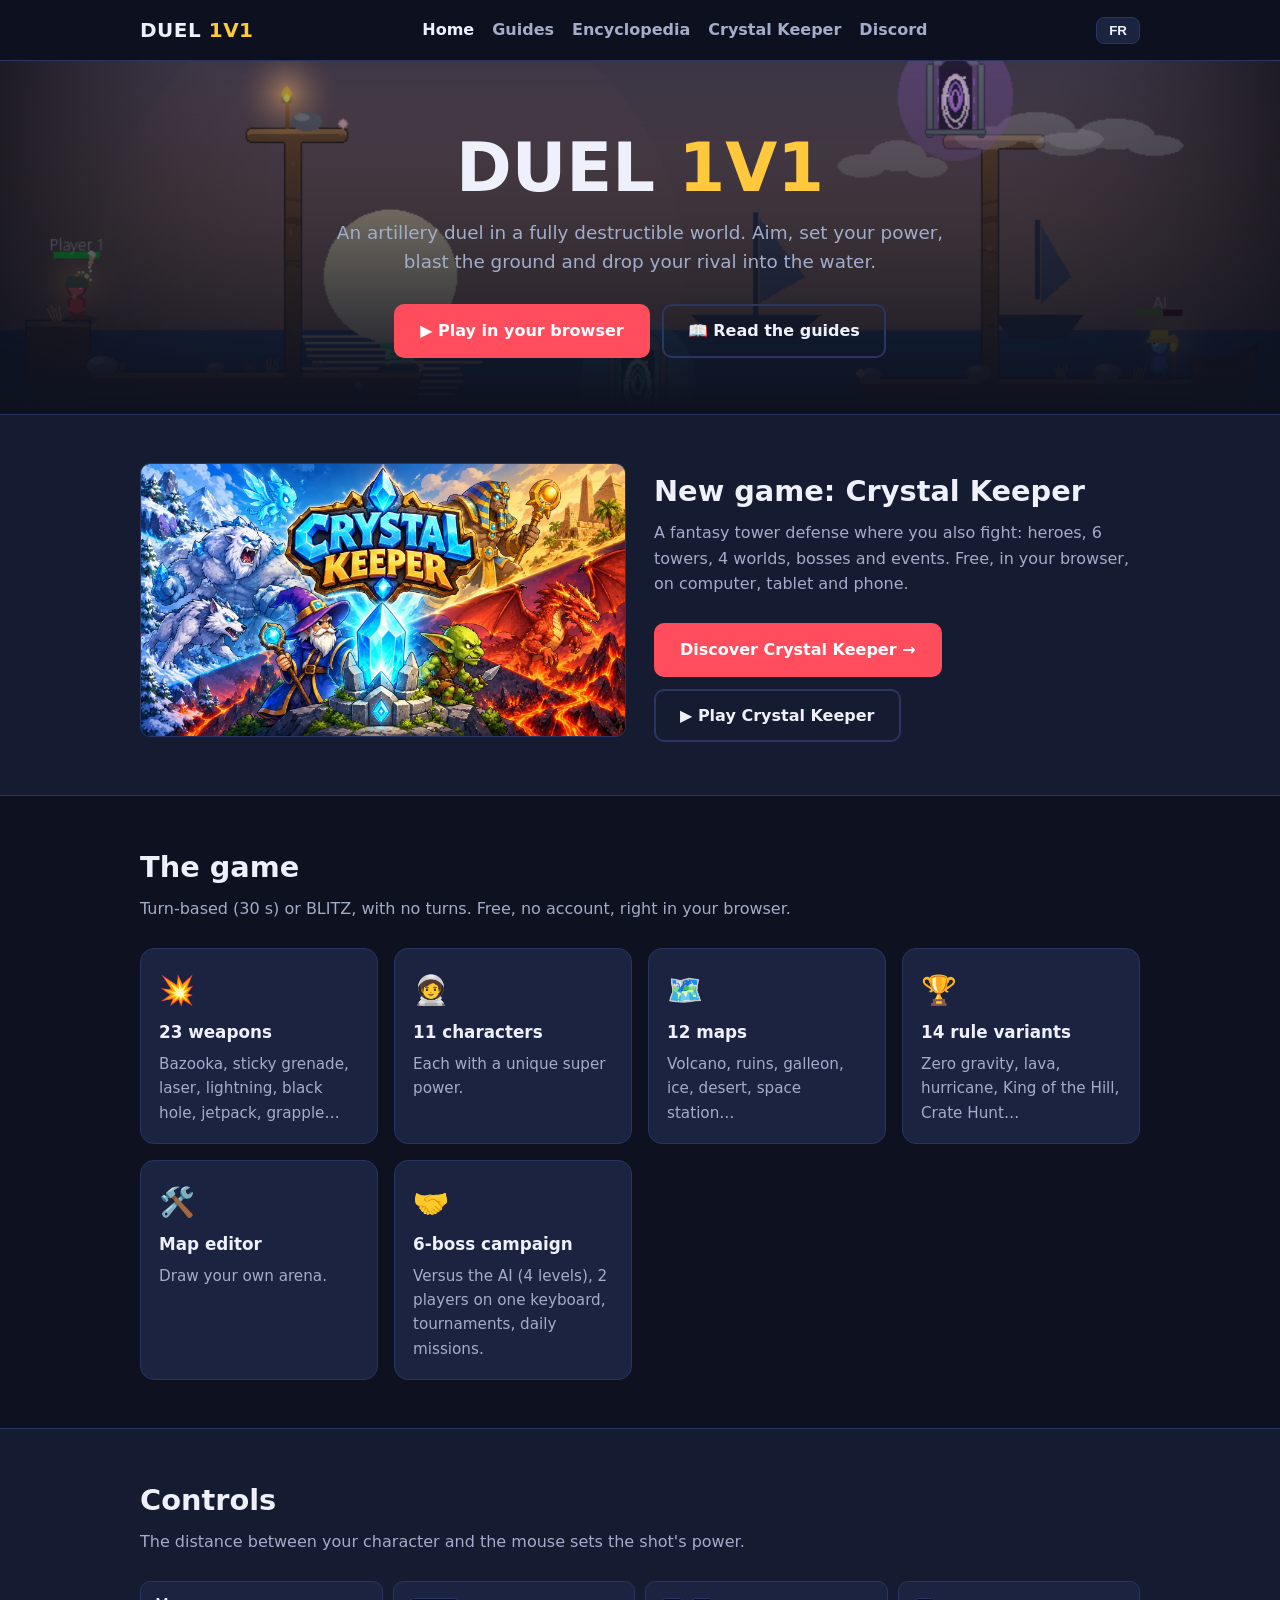
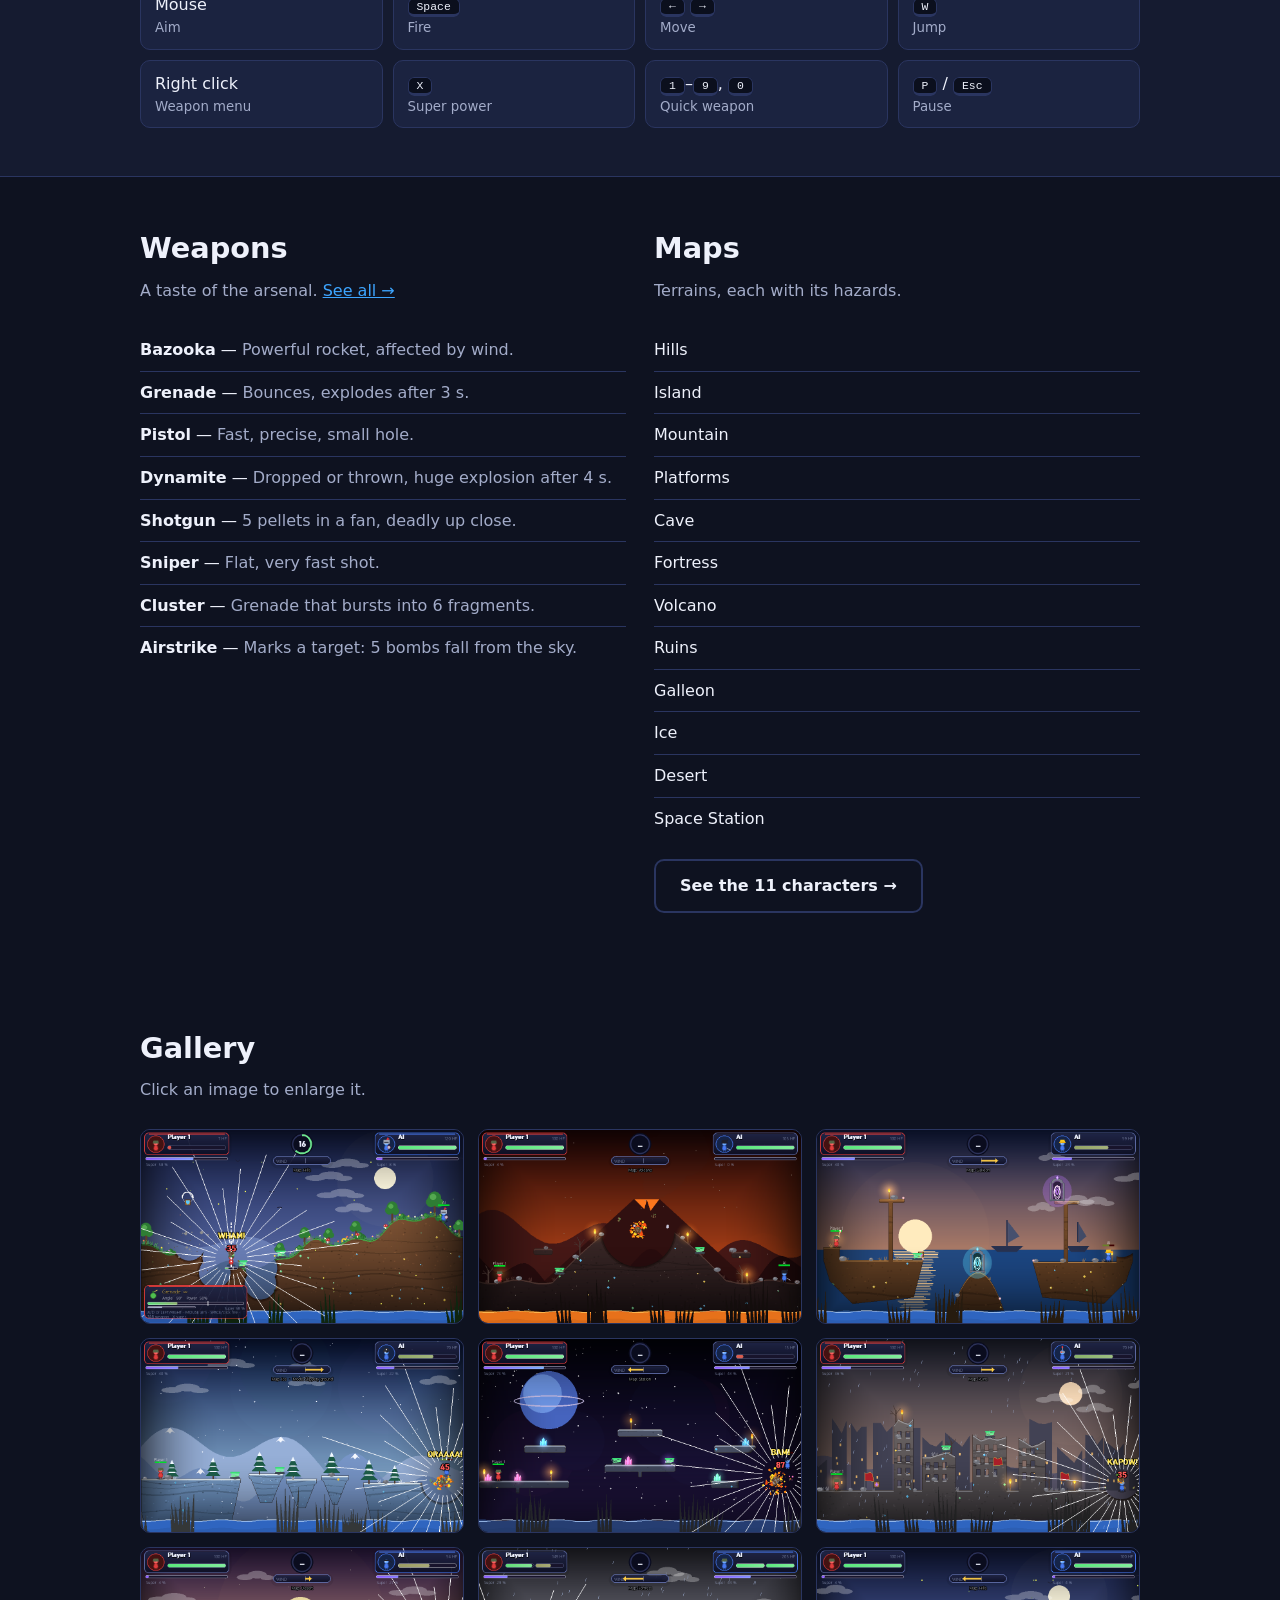
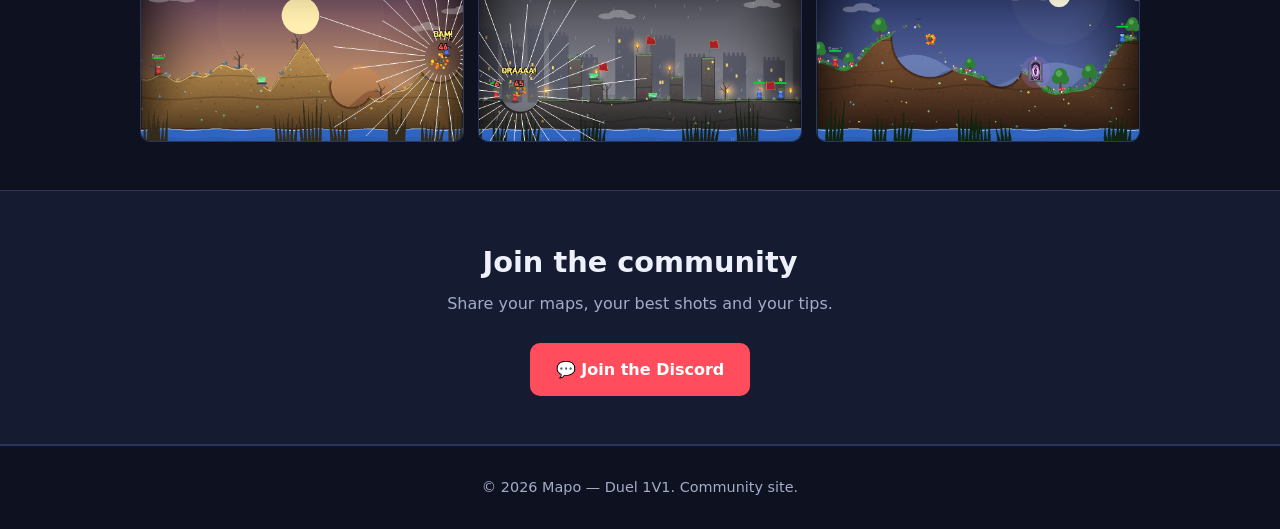
<file: index.html>
<!doctype html>
<html lang="fr">
<head>
<meta charset="utf-8">
<meta name="viewport" content="width=device-width,initial-scale=1">
<title>Duel 1V1 – Communauté & guides</title>
<meta name="description" content="Le site de la communauté Duel 1V1.">
<link rel="stylesheet" href="style.css">
</head>
<body data-page="index">
<header class="nav"><div class="wrap">
  <a class="brand" href="index.html">DUEL <span>1V1</span></a>
  <nav>
    <a class="on" href="index.html" data-i18n="nav_home">Accueil</a>
    <a href="guides.html" data-i18n="nav_guides">Guides</a>
    <a href="wiki.html" data-i18n="nav_wiki">Encyclopédie</a>
    <a href="crystal-keeper.html" data-i18n="nav_ck">Crystal Keeper</a>
    <a href="#communaute" data-i18n="nav_discord">Discord</a>
  </nav>
</div></header>

<div class="hero" style="--hero:url(hero.png)"><div class="wrap">
  <h1>DUEL <span class="v">1V1</span></h1>
  <p class="tag" data-i18n="hero_tag"></p>
  <div class="btns">
    <a class="btn primary" data-link="playUrl" data-i18n="btn_play" href="#" target="_blank" rel="noopener"></a>
    <a class="btn ghost" href="guides.html" data-i18n="btn_guides"></a>
  </div>
</div></div>

<section class="band" id="ck-new"><div class="wrap two" style="align-items:center">
  <a href="crystal-keeper.html"><img class="mapimg" src="cover.jpg" alt="Crystal Keeper"></a>
  <div>
    <h2 data-i18n="ck_new_h"></h2>
    <p class="sub" data-i18n="ck_new_sub"></p>
    <div class="btns" style="justify-content:flex-start">
      <a class="btn primary" href="crystal-keeper.html" data-i18n="ck_new_btn"></a>
      <a class="btn ghost" data-link="crystalUrl" data-i18n="ck_play" href="#" target="_blank" rel="noopener"></a>
    </div>
  </div>
</div></section>

<section><div class="wrap">
  <h2 data-i18n="game_h"></h2>
  <p class="sub" data-i18n="game_sub"></p>
  <div class="grid">
    <div class="card"><div class="ico">💥</div><h3 data-i18n="c1t"></h3><p data-i18n="c1d"></p></div>
    <div class="card"><div class="ico">🧑‍🚀</div><h3 data-i18n="c2t"></h3><p data-i18n="c2d"></p></div>
    <div class="card"><div class="ico">🗺️</div><h3 data-i18n="c3t"></h3><p data-i18n="c3d"></p></div>
    <div class="card"><div class="ico">🏆</div><h3 data-i18n="c4t"></h3><p data-i18n="c4d"></p></div>
    <div class="card"><div class="ico">🛠️</div><h3 data-i18n="c5t"></h3><p data-i18n="c5d"></p></div>
    <div class="card"><div class="ico">🤝</div><h3 data-i18n="c6t"></h3><p data-i18n="c6d"></p></div>
  </div>
</div></section>

<section class="band"><div class="wrap">
  <h2 data-i18n="ctl_h"></h2>
  <p class="sub" data-i18n="ctl_sub"></p>
  <div class="controls">
    <div><span data-i18n="ctl_mouse"></span> <small data-i18n="ctl_aim"></small></div>
    <div><kbd>Space</kbd> <small data-i18n="ctl_fire"></small></div>
    <div><kbd>←</kbd> <kbd>→</kbd> <small data-i18n="ctl_move"></small></div>
    <div><kbd>W</kbd> <small data-i18n="ctl_jump"></small></div>
    <div><span data-i18n="ctl_rclick"></span> <small data-i18n="ctl_menu"></small></div>
    <div><kbd>X</kbd> <small data-i18n="ctl_super"></small></div>
    <div><kbd>1</kbd>–<kbd>9</kbd>, <kbd>0</kbd> <small data-i18n="ctl_quick"></small></div>
    <div><kbd>P</kbd> / <kbd data-i18n="key_esc">Échap</kbd> <small data-i18n="ctl_pause"></small></div>
  </div>
</div></section>

<section><div class="wrap two">
  <div><h2 data-i18n="weapons_h"></h2><p class="sub"><span data-i18n="weapons_sub"></span> <a href="wiki.html#armes" data-i18n="see_all"></a></p><ul class="clean" id="weapons"></ul></div>
  <div>
    <h2 data-i18n="maps_h"></h2><p class="sub" data-i18n="maps_sub"></p><ul class="clean" id="maps"></ul>
    <p style="margin-top:20px"><a class="btn ghost" href="wiki.html#personnages" data-i18n="see_chars"></a></p>
  </div>
</div></section>

<section><div class="wrap">
  <h2 data-i18n="gal_h"></h2>
  <p class="sub" data-i18n="gal_sub"></p>
  <div class="gallery" id="gallery"></div>
</div></section>

<section class="band" id="communaute"><div class="wrap" style="text-align:center">
  <h2 data-i18n="com_h"></h2>
  <p class="sub" data-i18n="com_sub"></p>
  <div class="btns">
    <a class="btn primary" data-link="discordUrl" data-i18n="btn_discord" href="#" target="_blank" rel="noopener"></a>
  </div>
</div></section>

<div class="lightbox" id="lb"><img alt=""></div>
<footer><div class="wrap">© <span data-year></span> Mapo — Duel 1V1. <span data-i18n="footer"></span></div></footer>
<script src="config.js"></script><script src="data.js"></script><script src="data-en.js"></script><script src="i18n.js"></script><script src="site.js"></script>
</body>
</html>
</file>
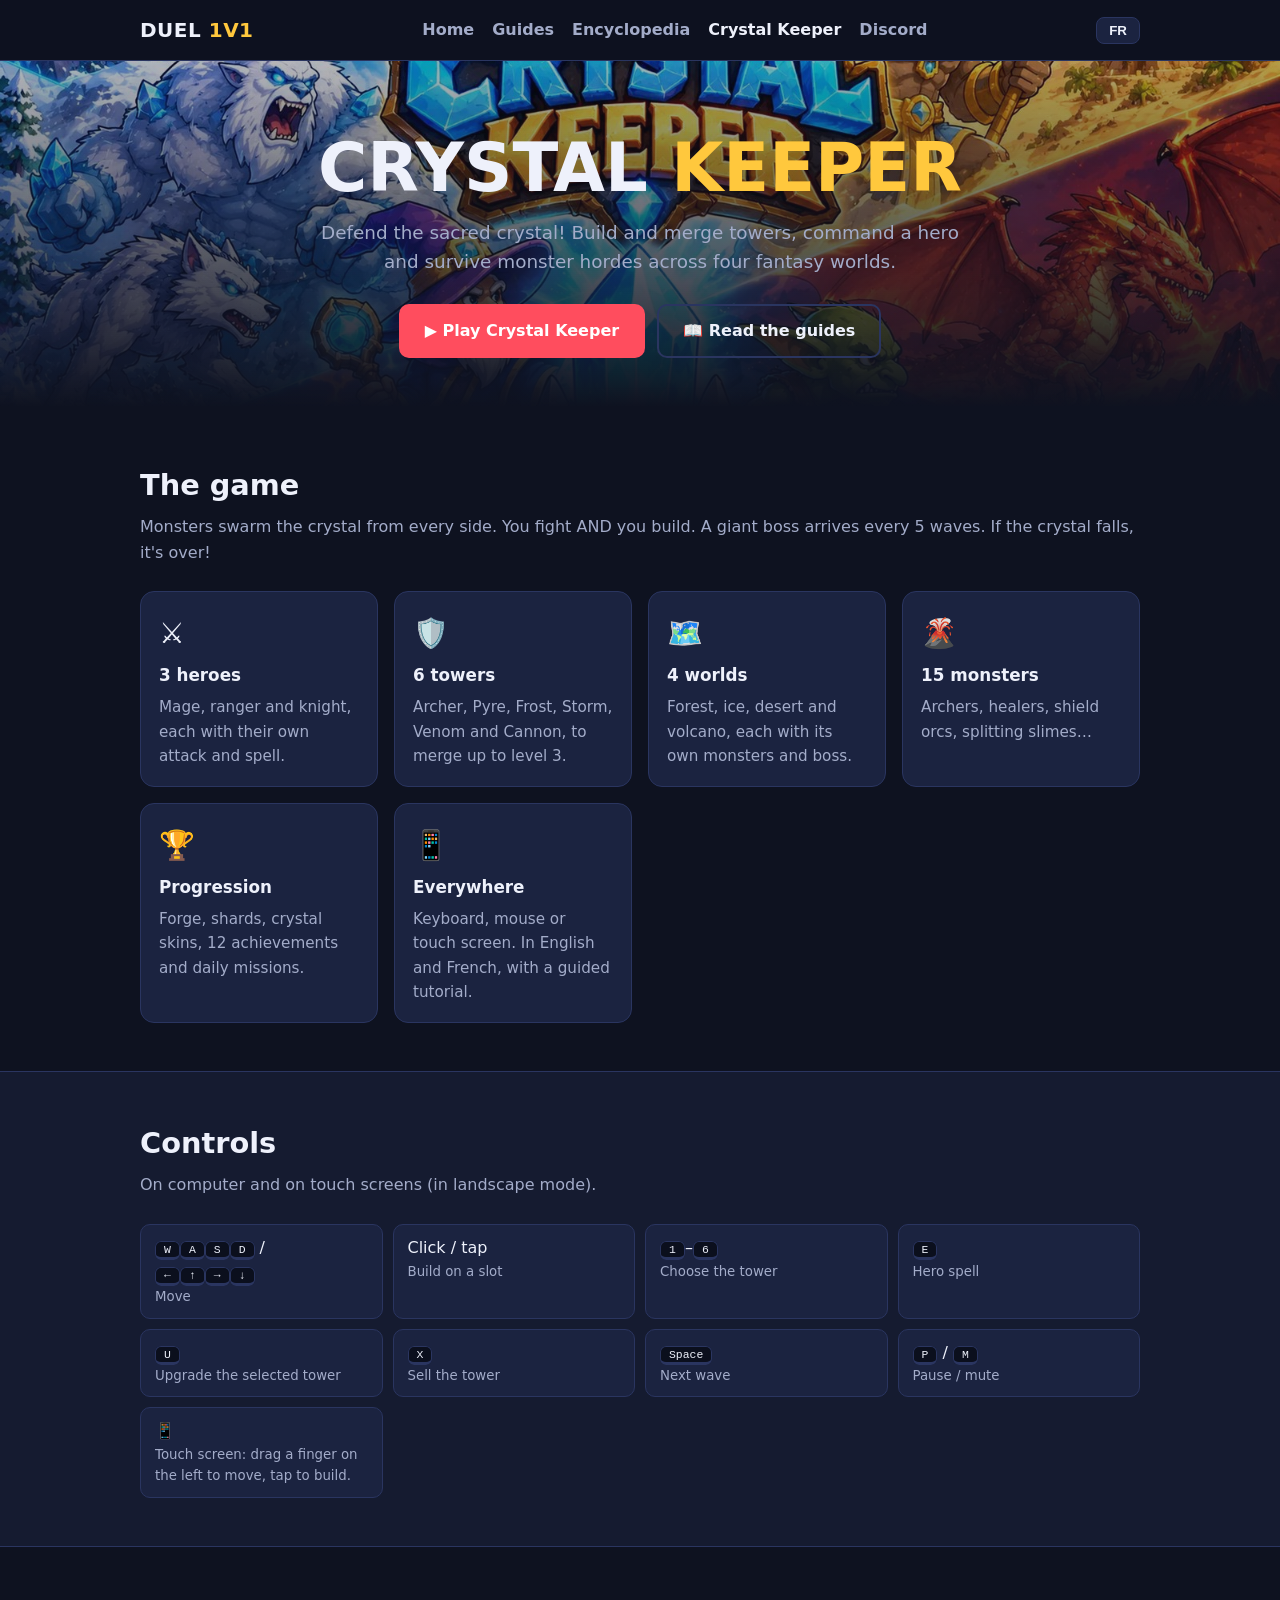
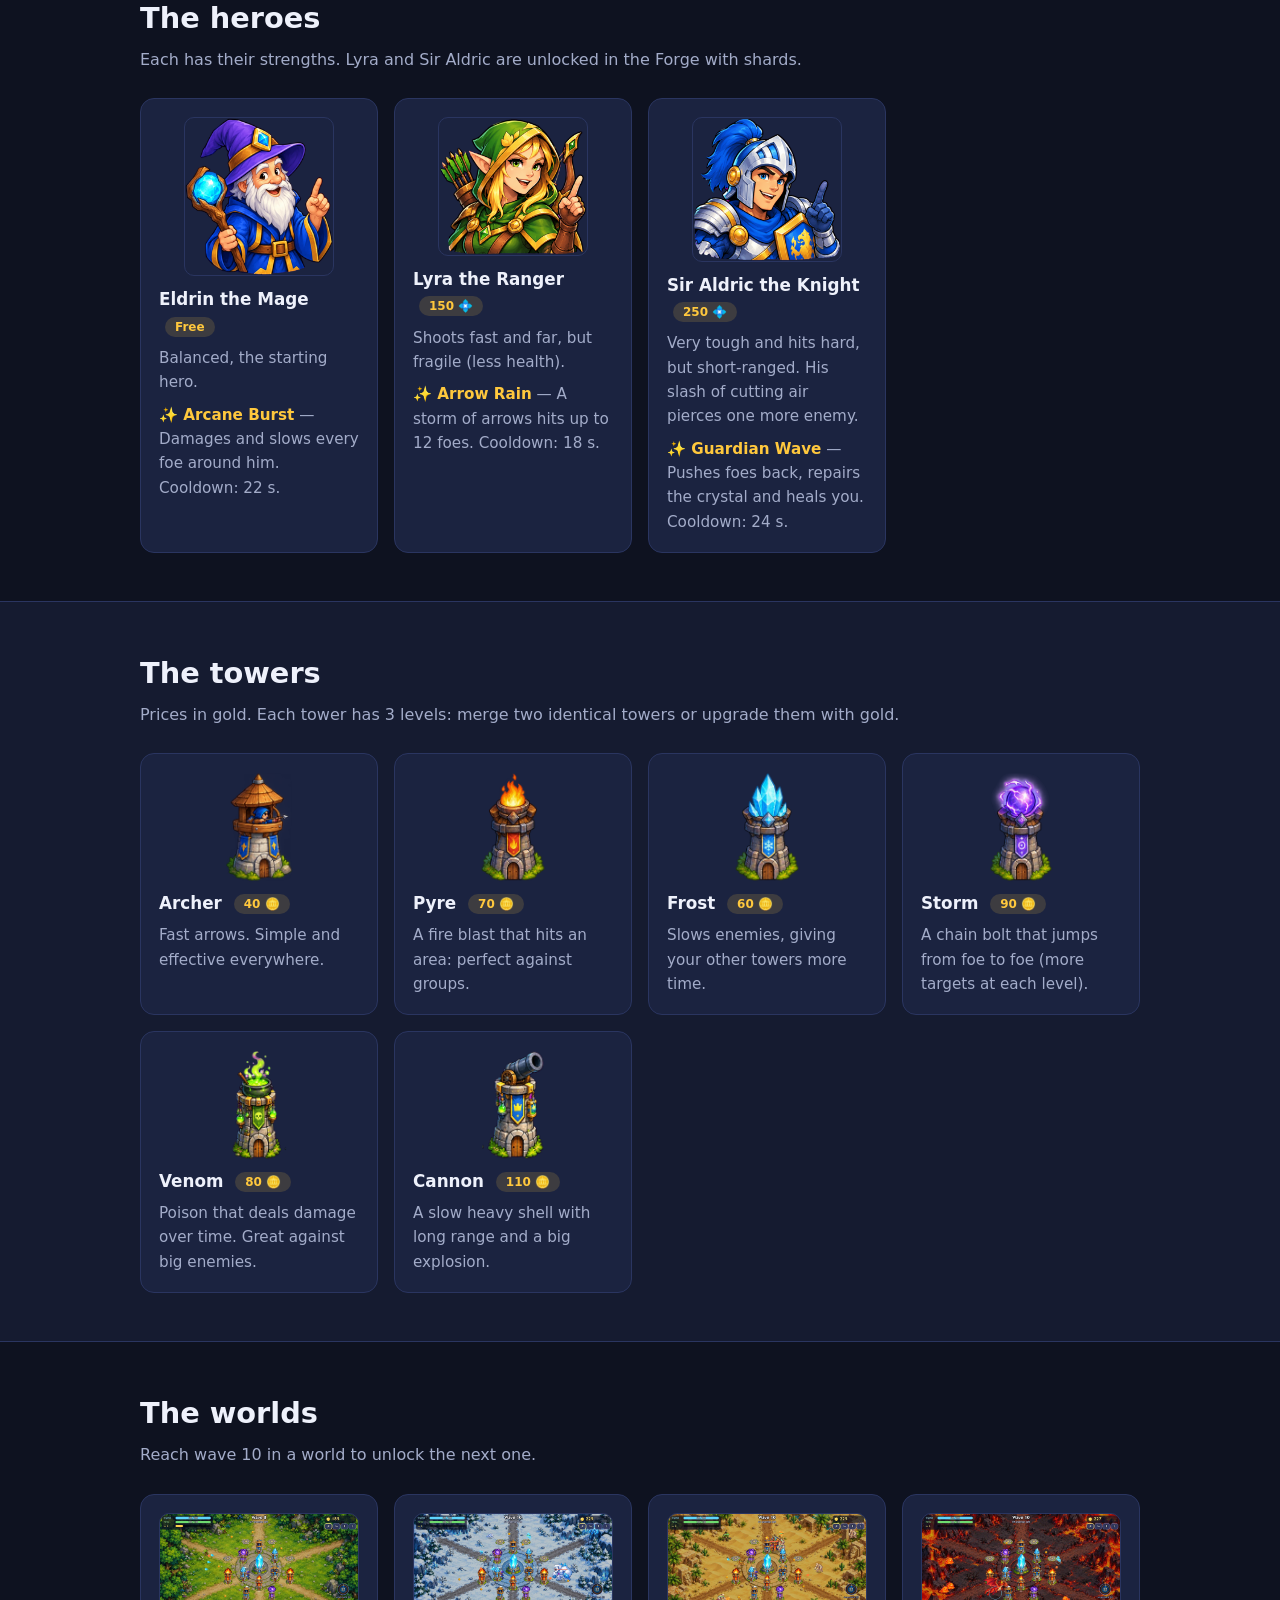
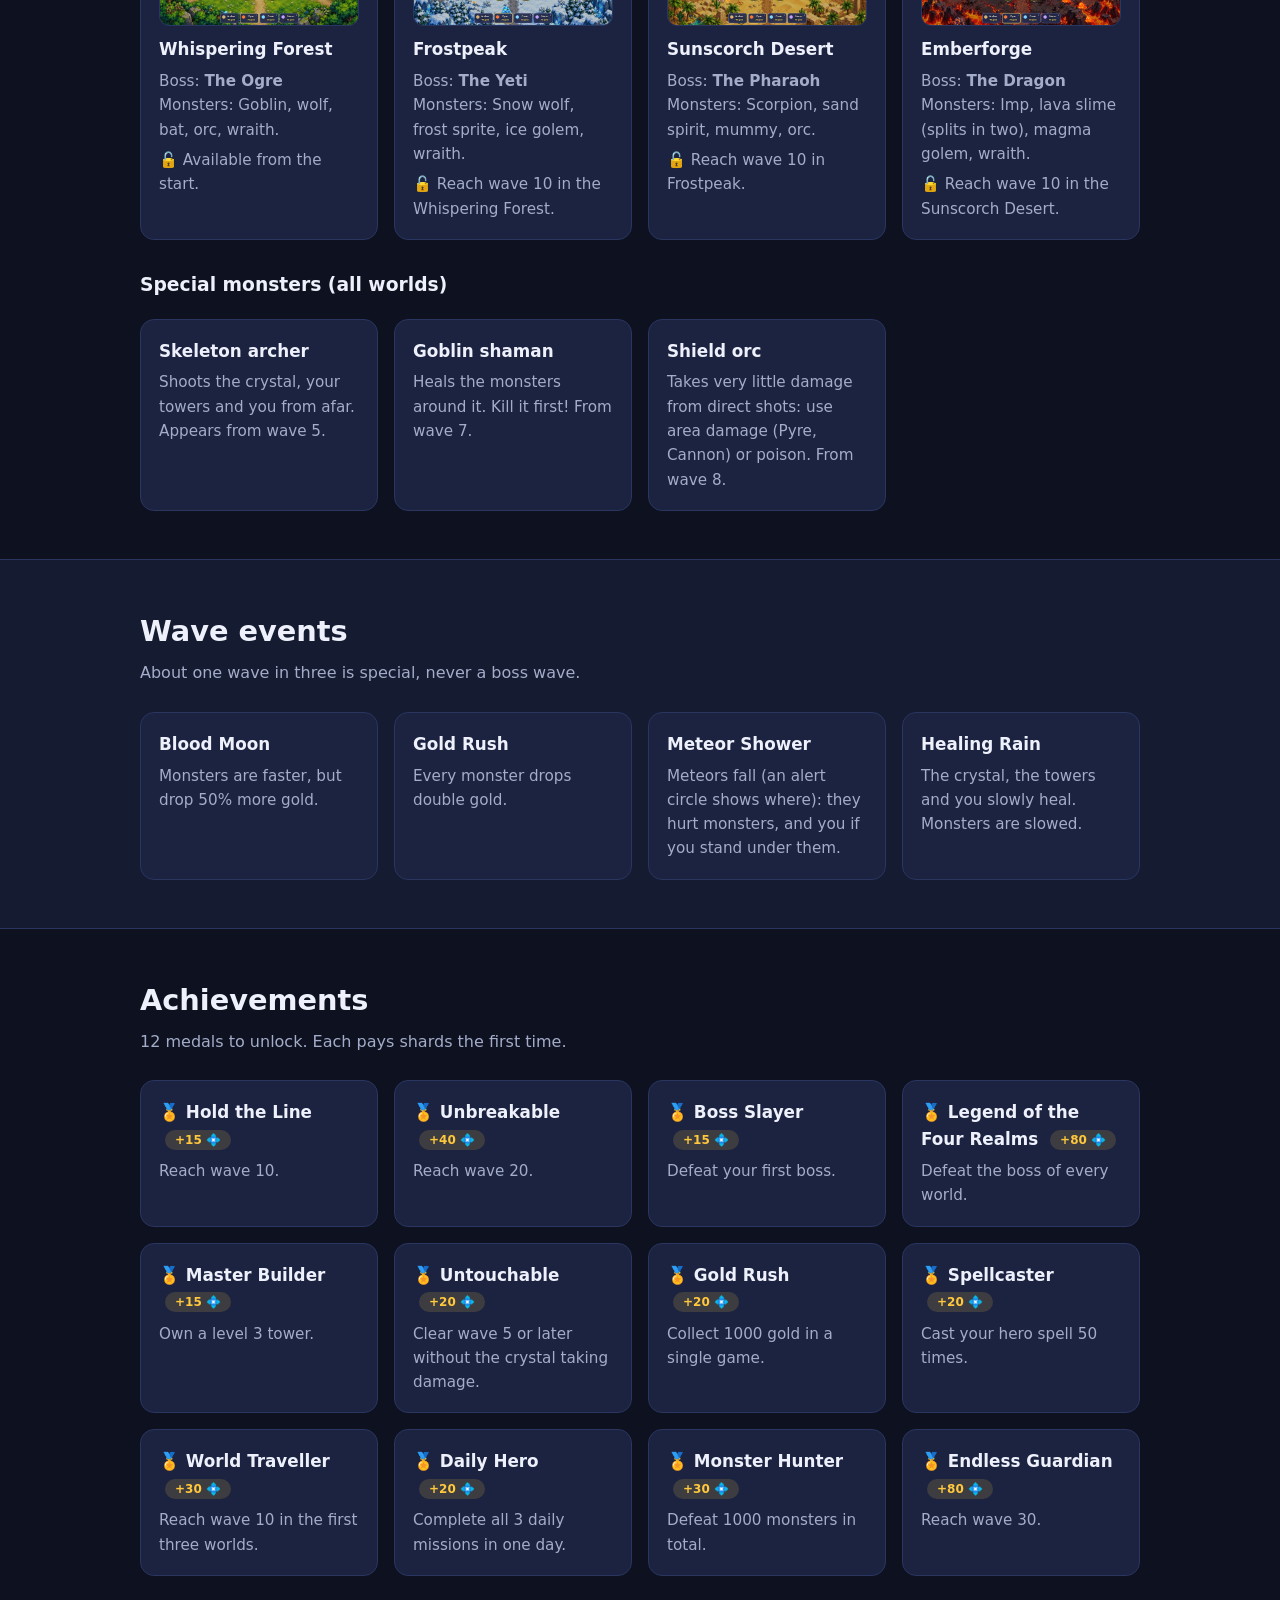
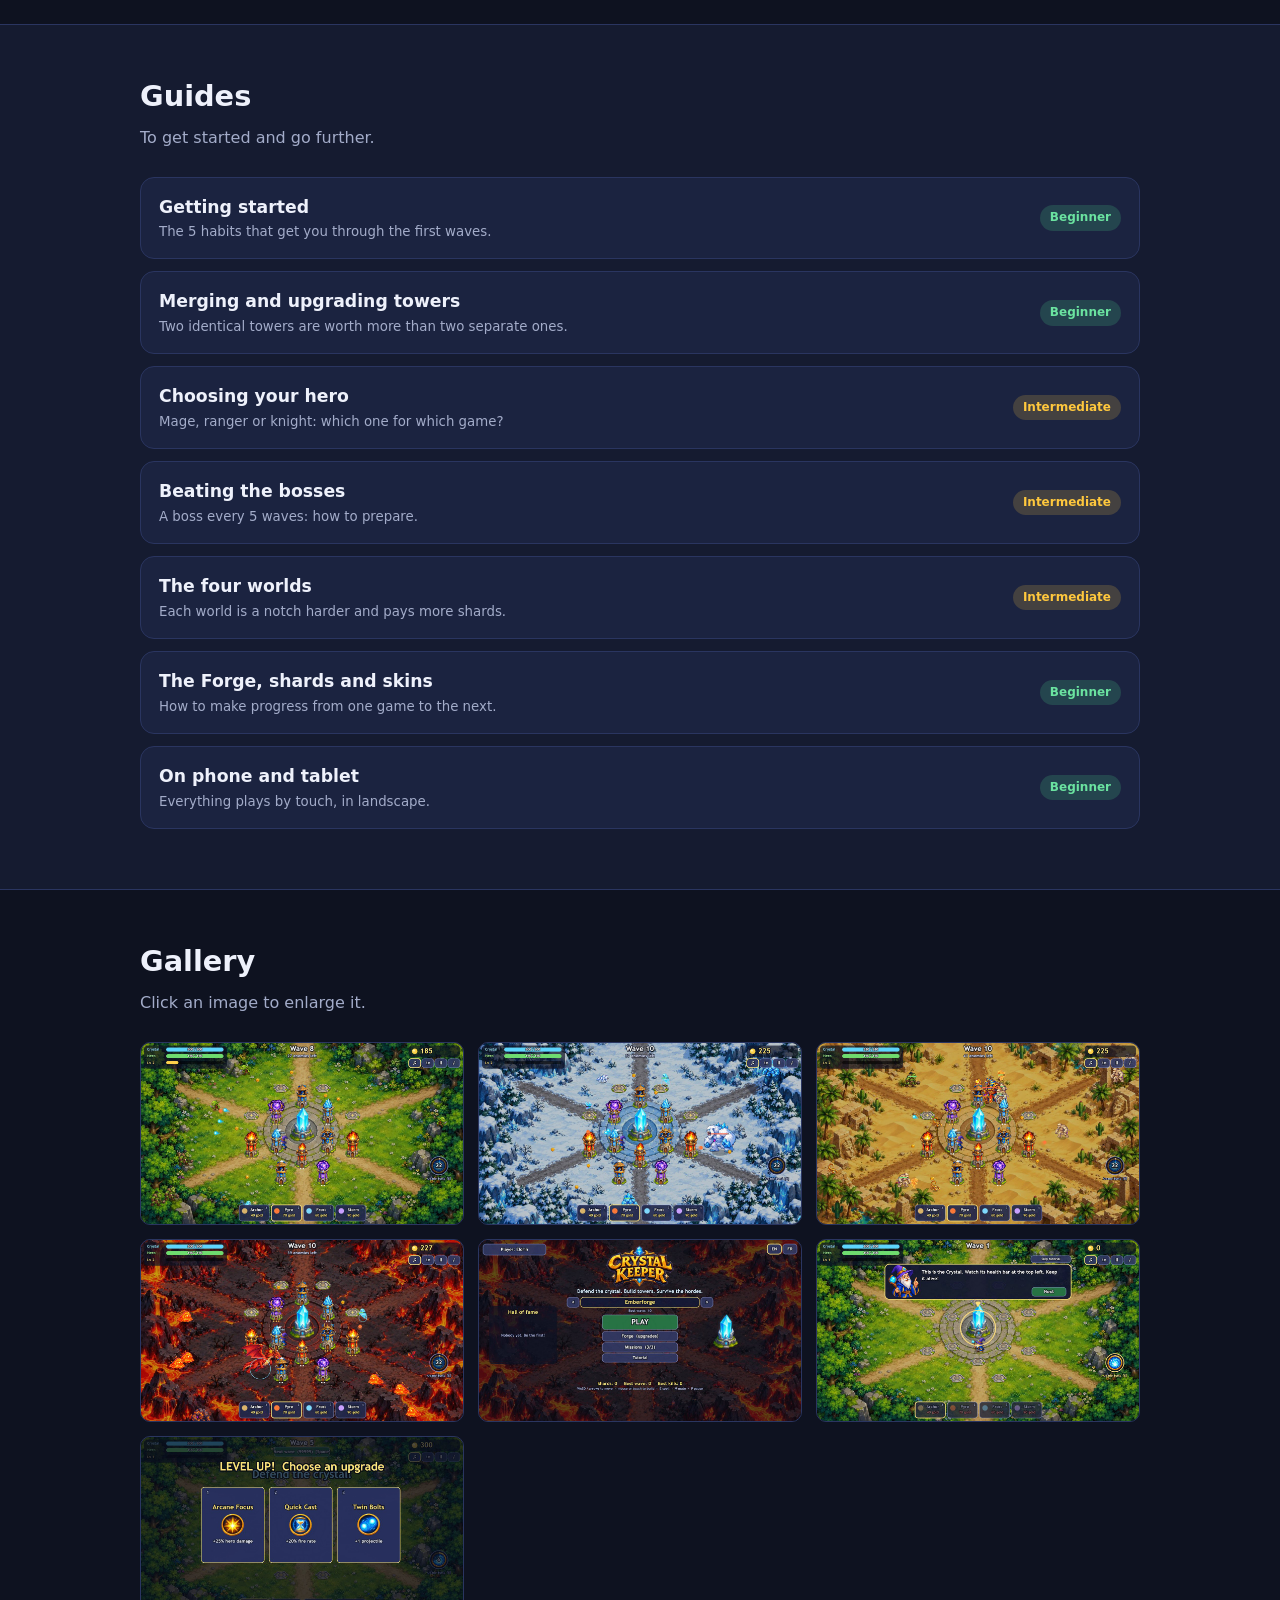
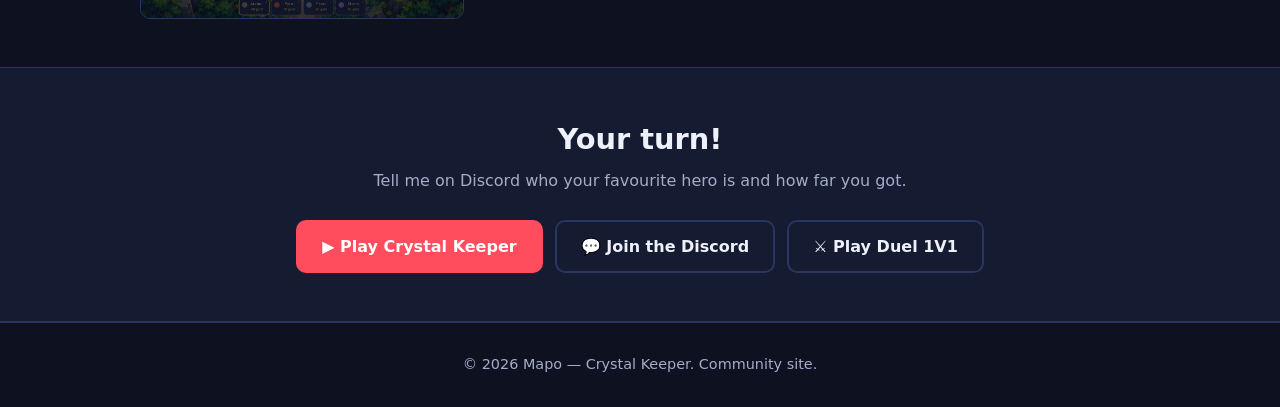
<file: crystal-keeper.html>
<!doctype html>
<html lang="fr">
<head>
<meta charset="utf-8">
<meta name="viewport" content="width=device-width,initial-scale=1">
<title>Crystal Keeper – Mapo</title>
<meta name="description" content="Crystal Keeper : un tower defense fantasy où l'on se bat aussi. Héros, tours, mondes, guides.">
<link rel="stylesheet" href="style.css">
</head>
<body data-page="crystal">
<header class="nav"><div class="wrap">
  <a class="brand" href="index.html">DUEL <span>1V1</span></a>
  <nav>
    <a href="index.html" data-i18n="nav_home">Accueil</a>
    <a href="guides.html" data-i18n="nav_guides">Guides</a>
    <a href="wiki.html" data-i18n="nav_wiki">Encyclopédie</a>
    <a class="on" href="crystal-keeper.html" data-i18n="nav_ck">Crystal Keeper</a>
    <a href="index.html#communaute" data-i18n="nav_discord">Discord</a>
  </nav>
</div></header>

<div class="hero" style="--hero:url(cover.jpg)"><div class="wrap">
  <h1>CRYSTAL <span class="v">KEEPER</span></h1>
  <p class="tag" data-i18n="ck_tag"></p>
  <div class="btns">
    <a class="btn primary" data-link="crystalUrl" data-i18n="ck_play" href="#" target="_blank" rel="noopener"></a>
    <a class="btn ghost" href="#ck-guides-sec" data-i18n="ck_readguides"></a>
  </div>
</div></div>

<section><div class="wrap">
  <h2 data-i18n="ck_game_h"></h2>
  <p class="sub" data-i18n="ck_game_sub"></p>
  <div class="grid" id="ck-cards"></div>
</div></section>

<section class="band"><div class="wrap">
  <h2 data-i18n="ck_ctl_h"></h2>
  <p class="sub" data-i18n="ck_ctl_sub"></p>
  <div class="controls" id="ck-controls"></div>
</div></section>

<section><div class="wrap">
  <h2 data-i18n="ck_heroes_h"></h2>
  <p class="sub" data-i18n="ck_heroes_sub"></p>
  <div class="grid" id="ck-heroes"></div>
</div></section>

<section class="band"><div class="wrap">
  <h2 data-i18n="ck_towers_h"></h2>
  <p class="sub" data-i18n="ck_towers_sub"></p>
  <div class="grid" id="ck-towers"></div>
</div></section>

<section><div class="wrap">
  <h2 data-i18n="ck_worlds_h"></h2>
  <p class="sub" data-i18n="ck_worlds_sub"></p>
  <div class="grid" id="ck-worlds"></div>
  <h3 style="margin-top:30px" data-i18n="ck_special_h"></h3>
  <div class="grid" id="ck-special"></div>
</div></section>

<section class="band"><div class="wrap">
  <h2 data-i18n="ck_events_h"></h2>
  <p class="sub" data-i18n="ck_events_sub"></p>
  <div class="grid" id="ck-events"></div>
</div></section>

<section><div class="wrap">
  <h2 data-i18n="ck_ach_h"></h2>
  <p class="sub" data-i18n="ck_ach_sub"></p>
  <div class="grid" id="ck-ach"></div>
</div></section>

<section class="band" id="ck-guides-sec"><div class="wrap">
  <h2 data-i18n="ck_guides_h"></h2>
  <p class="sub" data-i18n="ck_guides_sub"></p>
  <div id="ck-guides"></div>
</div></section>

<section><div class="wrap">
  <h2 data-i18n="gal_h"></h2>
  <p class="sub" data-i18n="gal_sub"></p>
  <div class="gallery" id="gallery"></div>
</div></section>

<section class="band"><div class="wrap" style="text-align:center">
  <h2 data-i18n="ck_end_h"></h2>
  <p class="sub" data-i18n="ck_end_sub"></p>
  <div class="btns">
    <a class="btn primary" data-link="crystalUrl" data-i18n="ck_play" href="#" target="_blank" rel="noopener"></a>
    <a class="btn ghost" data-link="discordUrl" data-i18n="btn_discord" href="#" target="_blank" rel="noopener"></a>
    <a class="btn ghost" data-link="playUrl" data-i18n="ck_other" href="#" target="_blank" rel="noopener"></a>
  </div>
</div></section>

<div class="lightbox" id="lb"><img alt=""></div>
<footer><div class="wrap">© <span data-year></span> Mapo — Crystal Keeper. <span data-i18n="footer"></span></div></footer>
<script src="config.js"></script><script src="data.js"></script><script src="data-en.js"></script><script src="ck-data.js"></script><script src="i18n.js"></script><script src="ck-page.js"></script><script src="site.js"></script>
</body>
</html>
</file>
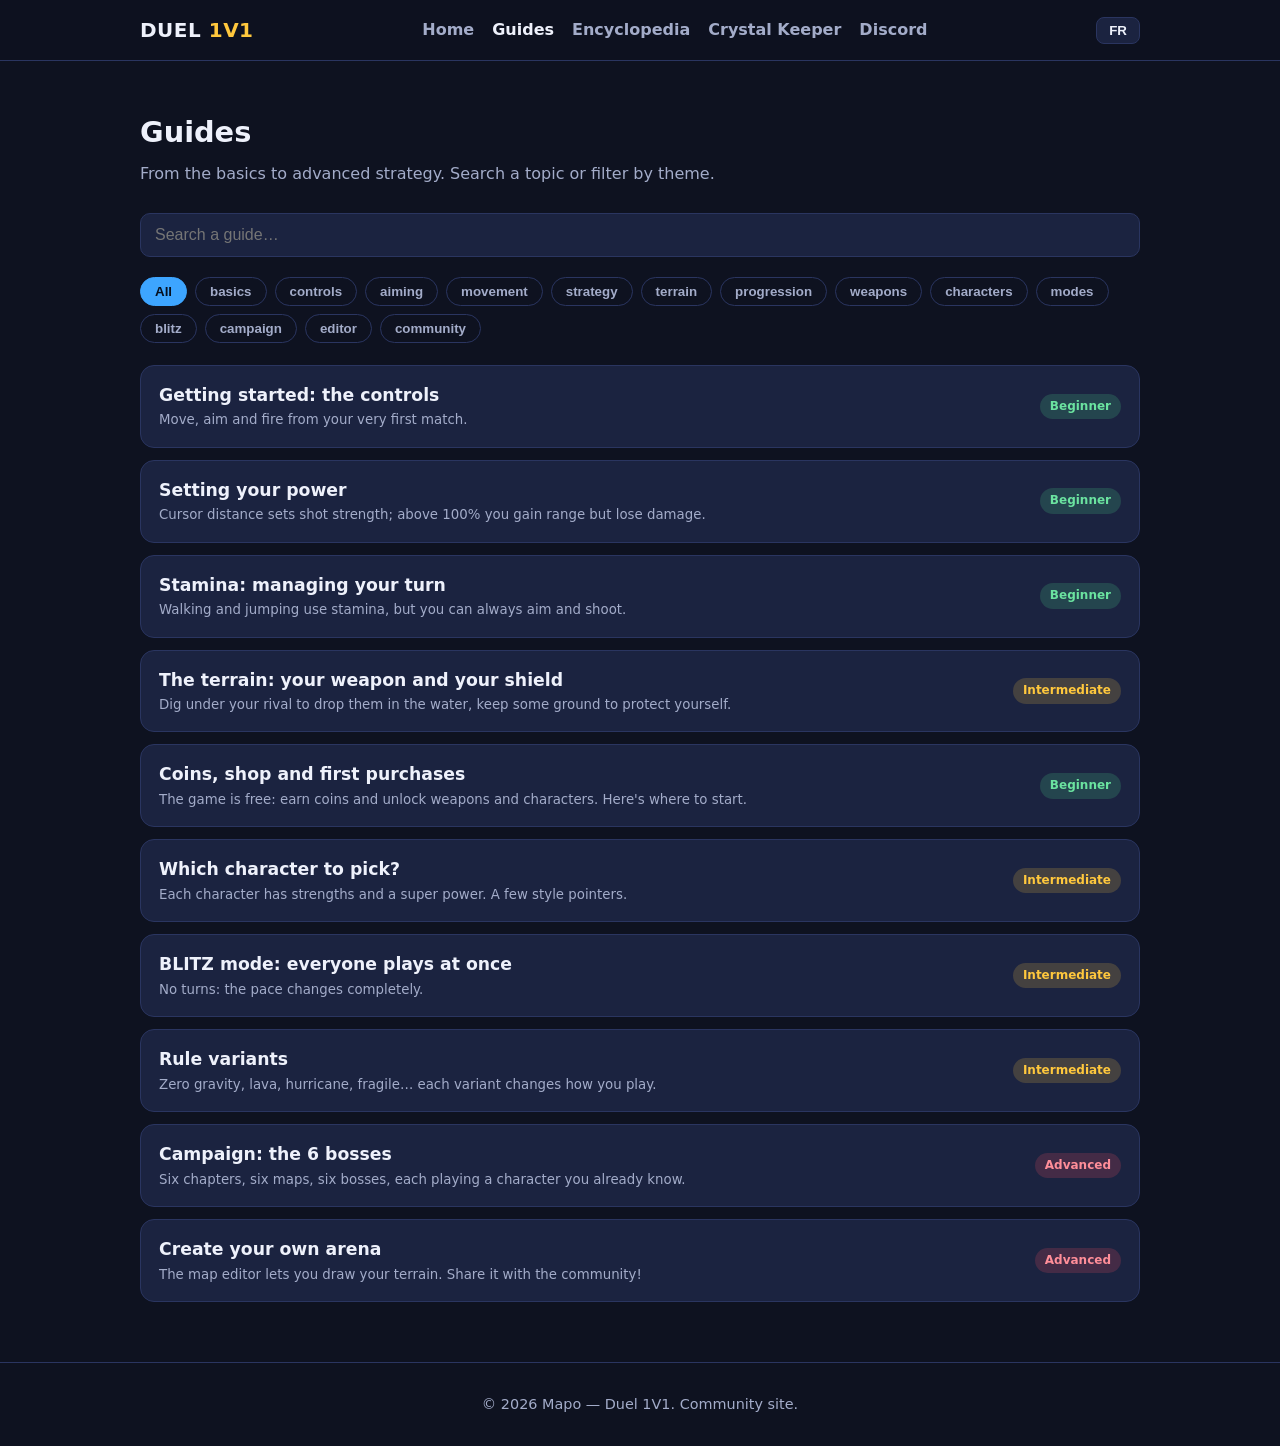
<file: guides.html>
<!doctype html>
<html lang="fr">
<head>
<meta charset="utf-8">
<meta name="viewport" content="width=device-width,initial-scale=1">
<title>Guides – Duel 1V1</title>
<meta name="description" content="Guides et astuces pour Duel 1V1.">
<link rel="stylesheet" href="style.css">
</head>
<body data-page="guides">
<header class="nav"><div class="wrap">
  <a class="brand" href="index.html">DUEL <span>1V1</span></a>
  <nav>
    <a href="index.html" data-i18n="nav_home">Accueil</a>
    <a class="on" href="guides.html" data-i18n="nav_guides">Guides</a>
    <a href="wiki.html" data-i18n="nav_wiki">Encyclopédie</a>
    <a href="crystal-keeper.html" data-i18n="nav_ck">Crystal Keeper</a>
    <a href="index.html#communaute" data-i18n="nav_discord">Discord</a>
  </nav>
</div></header>

<section><div class="wrap">
  <h2 data-i18n="guides_h"></h2>
  <p class="sub" data-i18n="guides_sub"></p>
  <div class="tools"><input id="q" type="search" data-i18n-ph="search_ph"></div>
  <div class="chips" id="chips"></div>
  <div id="guides"></div>
</div></section>

<footer><div class="wrap">© <span data-year></span> Mapo — Duel 1V1. <span data-i18n="footer"></span></div></footer>
<script src="config.js"></script><script src="data.js"></script><script src="data-en.js"></script><script src="i18n.js"></script><script src="site.js"></script>
</body>
</html>
</file>
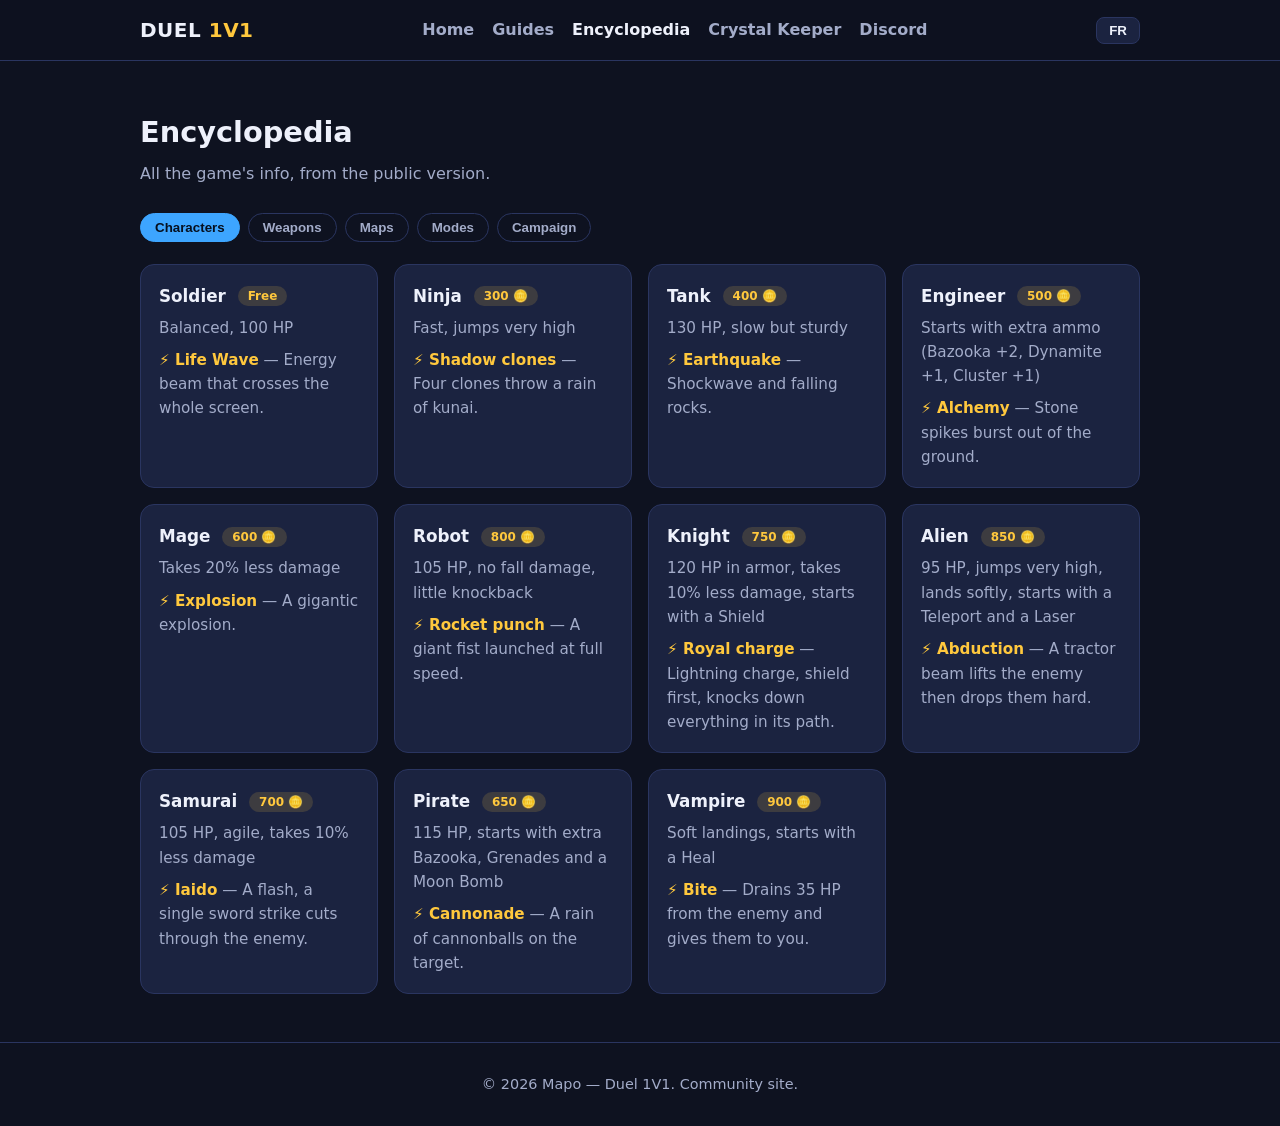
<file: wiki.html>
<!doctype html>
<html lang="fr">
<head>
<meta charset="utf-8">
<meta name="viewport" content="width=device-width,initial-scale=1">
<title>Encyclopédie – Duel 1V1</title>
<meta name="description" content="Personnages, armes, cartes, modes et campagne de Duel 1V1.">
<link rel="stylesheet" href="style.css">
</head>
<body data-page="wiki">
<header class="nav"><div class="wrap">
  <a class="brand" href="index.html">DUEL <span>1V1</span></a>
  <nav>
    <a href="index.html" data-i18n="nav_home">Accueil</a>
    <a href="guides.html" data-i18n="nav_guides">Guides</a>
    <a class="on" href="wiki.html" data-i18n="nav_wiki">Encyclopédie</a>
    <a href="crystal-keeper.html" data-i18n="nav_ck">Crystal Keeper</a>
    <a href="index.html#communaute" data-i18n="nav_discord">Discord</a>
  </nav>
</div></header>

<section><div class="wrap">
  <h2 data-i18n="wiki_h"></h2>
  <p class="sub" data-i18n="wiki_sub"></p>
  <div class="chips" id="tabs">
    <button class="chip" data-t="personnages" data-i18n="tab_personnages"></button>
    <button class="chip" data-t="armes" data-i18n="tab_armes"></button>
    <button class="chip" data-t="cartes" data-i18n="tab_cartes"></button>
    <button class="chip" data-t="modes" data-i18n="tab_modes"></button>
    <button class="chip" data-t="campagne" data-i18n="tab_campagne"></button>
  </div>
  <div id="panel"></div>
</div></section>

<footer><div class="wrap">© <span data-year></span> Mapo — Duel 1V1. <span data-i18n="footer"></span></div></footer>
<script src="config.js"></script><script src="data.js"></script><script src="data-en.js"></script><script src="i18n.js"></script><script src="site.js"></script>
</body>
</html>
</file>
<file: style.css>
:root{
  --bg:#0e1220; --bg2:#151b30; --card:#1b2340; --line:#2a3560;
  --text:#eef1fb; --muted:#a3acc9;
  --blue:#3da5ff; --red:#ff4d5e; --gold:#ffc83d;
}
*{box-sizing:border-box}
html{scroll-behavior:smooth}
body{margin:0;font-family:system-ui,-apple-system,"Segoe UI",Roboto,sans-serif;background:var(--bg);color:var(--text);line-height:1.6}
a{color:var(--blue)}
.wrap{max-width:1040px;margin:0 auto;padding:0 20px}

header.nav{position:sticky;top:0;z-index:10;background:rgba(14,18,32,.92);backdrop-filter:blur(8px);border-bottom:1px solid var(--line)}
header.nav .wrap{display:flex;align-items:center;justify-content:space-between;gap:16px;height:60px}
.brand{font-weight:900;font-size:1.25rem;text-decoration:none;color:var(--text);letter-spacing:.5px}
.brand span{color:var(--gold)}
nav a{color:var(--muted);text-decoration:none;margin-left:18px;font-weight:600}
nav a:hover,nav a.on{color:var(--text)}

.hero{padding:72px 0 56px;text-align:center;background:
  radial-gradient(600px 300px at 20% 0%,rgba(61,165,255,.22),transparent),
  radial-gradient(600px 300px at 80% 0%,rgba(255,77,94,.20),transparent)}
.hero h1{font-size:clamp(2.4rem,7vw,4.2rem);margin:0 0 8px;font-weight:900;line-height:1.05}
.hero h1 .v{color:var(--gold)}
.hero p.tag{max-width:640px;margin:14px auto 28px;color:var(--muted);font-size:1.15rem}

.btn{display:inline-block;padding:12px 24px;border-radius:10px;font-weight:800;text-decoration:none;border:2px solid transparent;cursor:pointer;font-size:1rem}
.btn.primary{background:var(--red);color:#fff}
.btn.primary:hover{filter:brightness(1.1)}
.btn.ghost{border-color:var(--line);color:var(--text);background:transparent}
.btn.ghost:hover{border-color:var(--blue)}
.btns{display:flex;gap:12px;justify-content:center;flex-wrap:wrap}

section{padding:48px 0}
section h2{font-size:1.8rem;margin:0 0 6px}
section .sub{color:var(--muted);margin:0 0 26px}

.grid{display:grid;grid-template-columns:repeat(auto-fill,minmax(230px,1fr));gap:16px}
.card{background:var(--card);border:1px solid var(--line);border-radius:14px;padding:18px}
.card h3{margin:0 0 6px;font-size:1.05rem}
.card p{margin:0;color:var(--muted);font-size:.95rem}
.ico{font-size:1.8rem;margin-bottom:6px}

.two{display:grid;grid-template-columns:1fr 1fr;gap:28px}
@media(max-width:720px){.two{grid-template-columns:1fr}nav a{margin-left:12px}}
ul.clean{list-style:none;padding:0;margin:0}
ul.clean li{padding:8px 0;border-bottom:1px solid var(--line)}
ul.clean li:last-child{border:0}

kbd{background:#0b0f1d;border:1px solid var(--line);border-bottom-width:3px;border-radius:6px;padding:1px 8px;font-size:.88em}
.controls{display:grid;grid-template-columns:repeat(auto-fill,minmax(200px,1fr));gap:10px}
.controls div{background:var(--card);border:1px solid var(--line);border-radius:10px;padding:10px 14px}
.controls small{display:block;color:var(--muted)}

.band{background:var(--bg2);border-top:1px solid var(--line);border-bottom:1px solid var(--line)}

/* guides */
.tools{display:flex;gap:12px;flex-wrap:wrap;margin-bottom:20px}
.tools input{flex:1;min-width:220px;padding:12px 14px;border-radius:10px;border:1px solid var(--line);background:var(--card);color:var(--text);font-size:1rem}
.chips{display:flex;gap:8px;flex-wrap:wrap;margin-bottom:22px}
.chip{padding:6px 14px;border-radius:999px;border:1px solid var(--line);background:transparent;color:var(--muted);cursor:pointer;font-weight:600}
.chip.on{background:var(--blue);color:#06101f;border-color:var(--blue)}
.guide{background:var(--card);border:1px solid var(--line);border-radius:14px;margin-bottom:12px;overflow:hidden}
.guide summary{cursor:pointer;padding:16px 18px;list-style:none;display:flex;gap:12px;align-items:center;justify-content:space-between}
.guide summary::-webkit-details-marker{display:none}
.guide summary strong{font-size:1.08rem}
.guide summary small{display:block;color:var(--muted);font-weight:400}
.badge{font-size:.75rem;font-weight:800;padding:3px 10px;border-radius:999px;white-space:nowrap}
.Débutant{background:rgba(80,220,140,.18);color:#6be3a0}
.Intermédiaire{background:rgba(255,200,61,.18);color:var(--gold)}
.Avancé{background:rgba(255,77,94,.18);color:#ff8e99}
.guide .content{padding:0 18px 16px;color:#d6dbef}
.guide .content ul{padding-left:20px}
.empty{color:var(--muted);text-align:center;padding:30px}

footer{border-top:1px solid var(--line);padding:30px 0;color:var(--muted);text-align:center;font-size:.9rem}

.muted{color:var(--muted)}
.badge.price{background:rgba(255,200,61,.15);color:var(--gold);margin-left:6px;vertical-align:middle}
.tablewrap{overflow-x:auto;border:1px solid var(--line);border-radius:14px;margin-bottom:16px}
table{width:100%;border-collapse:collapse;min-width:640px}
th,td{padding:10px 14px;text-align:left;border-bottom:1px solid var(--line);font-size:.95rem}
th{background:var(--card);color:var(--muted);font-size:.8rem;text-transform:uppercase;letter-spacing:.5px}
tr:last-child td{border-bottom:0}
td:nth-child(2),td:nth-child(3),td:nth-child(4){white-space:nowrap}

.hero{background:linear-gradient(rgba(14,18,32,.3),var(--bg) 98%),var(--hero,none) center/cover,var(--bg)}
.gallery{display:grid;grid-template-columns:repeat(auto-fill,minmax(280px,1fr));gap:14px}
.gallery img,.mapimg{width:100%;display:block;border-radius:10px;border:1px solid var(--line)}
.gallery img{cursor:zoom-in;transition:transform .15s}
.gallery img:hover{transform:scale(1.02)}
.mapimg{margin-bottom:10px;image-rendering:auto}
.lightbox{position:fixed;inset:0;background:rgba(5,8,16,.92);display:none;align-items:center;justify-content:center;z-index:50;cursor:zoom-out;padding:20px}
.lightbox.open{display:flex}
.lightbox img{max-width:100%;max-height:100%;border-radius:10px}

.langbtn{margin-left:18px;padding:5px 12px;border-radius:8px;border:1px solid var(--line);background:var(--card);color:var(--text);font-weight:800;cursor:pointer}
.langbtn:hover{border-color:var(--blue)}
.Beginner{background:rgba(80,220,140,.18);color:#6be3a0}
.Intermediate{background:rgba(255,200,61,.18);color:var(--gold)}
.Advanced{background:rgba(255,77,94,.18);color:#ff8e99}
header.nav .wrap{flex-wrap:nowrap}
nav{display:flex;align-items:center;flex-wrap:wrap}
</file>
